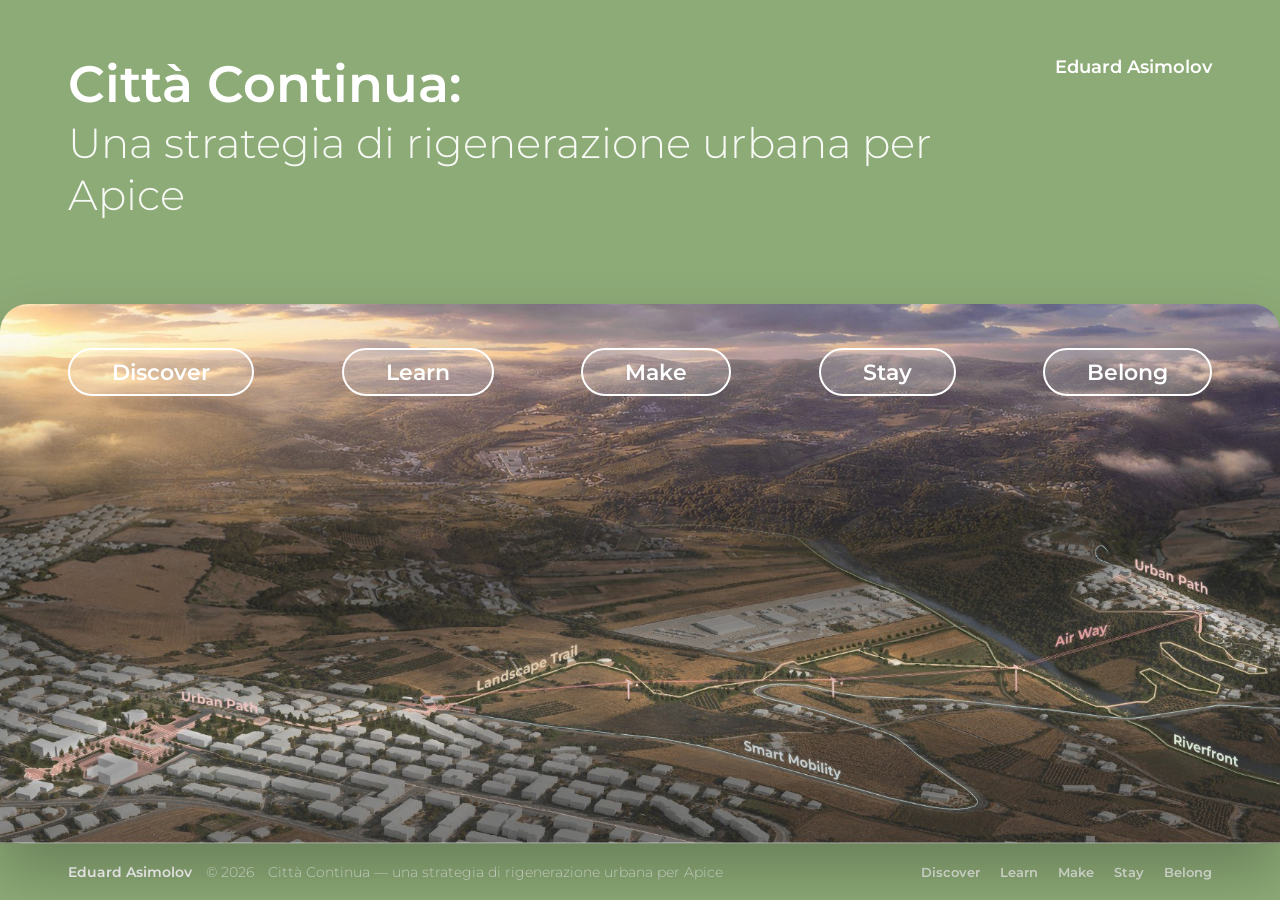
<file: index.html>
<!doctype html>
<html lang="it">
<head>
<meta charset="UTF-8">
<meta name="viewport" content="width=device-width, initial-scale=1.0">
<title>Città Continua — Una strategia di rigenerazione urbana per Apice</title>
<link rel="stylesheet" href="assets/css/style.css?v=21">
</head>
<body class="page-home">

  <header class="home-header">
    <div class="home-header__author">Eduard Asimolov</div>
    <div class="home-header__stack">
      <div class="home-header__title">
        <h1>Città Continua:</h1>
        <p>Una strategia di rigenerazione urbana per Apice</p>
      </div>
      <div class="home-intro">
        <h2 class="home-intro__title">Choose your way to take part</h2>
        <p class="home-intro__text">The project is presented through participation scenarios — different ways to enter, use and support the reconnected town.</p>
        <p class="home-intro__text">From a first visit to long-term belonging, each path reveals how Apice Vecchia, Apice Nuova and the landscape become part of one continuous city.</p>
      </div>
    </div>
  </header>

  <section class="hero">
    <div class="hero__frame">
      <img class="hero__img" src="assets/img/hero.jpg" alt="Vista aerea del paesaggio di Apice con i percorsi Urban Path, Air Way, Landscape Trail, Smart Mobility e Riverfront">
      <nav class="hero__nav" aria-label="Sezioni del progetto">
        <a class="pill" href="discover.html">Discover</a>
        <a class="pill" href="learn.html">Learn</a>
        <a class="pill" href="make.html">Make</a>
        <a class="pill" href="stay.html">Stay</a>
        <a class="pill" href="belong.html">Belong</a>
      </nav>
    </div>
  </section>

  <footer class="site-footer">
    <div class="site-footer__inner">
      <div class="site-footer__meta">
        <span class="site-footer__author">Eduard Asimolov</span>
        <span class="site-footer__year">© 2026</span>
        <span class="site-footer__tagline">Città Continua — una strategia di rigenerazione urbana per Apice</span>
      </div>
      <nav class="site-footer__nav" aria-label="Sezioni del progetto">
        <a href="discover.html">Discover</a>
        <a href="learn.html">Learn</a>
        <a href="make.html">Make</a>
        <a href="stay.html">Stay</a>
        <a href="belong.html">Belong</a>
      </nav>
    </div>
  </footer>

  <script src="assets/js/main.js?v=21"></script>
</body>
</html>
</file>
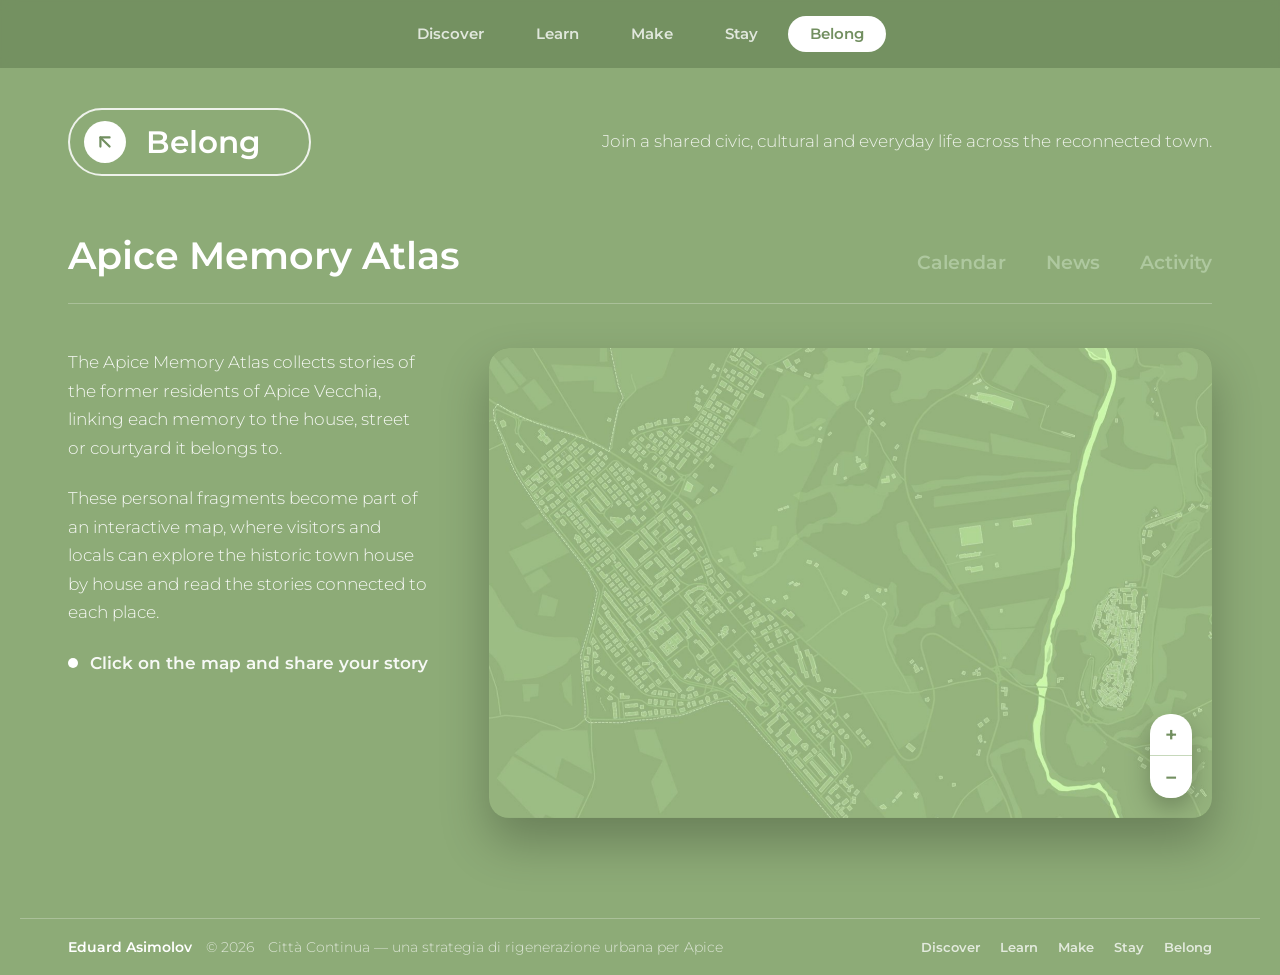
<file: belong.html>
<!doctype html>
<html lang="it">
<head>
<meta charset="UTF-8">
<meta name="viewport" content="width=device-width, initial-scale=1.0">
<title>Belong — Città Continua</title>
<link rel="stylesheet" href="assets/css/style.css?v=21">
</head>
<body>

  <header class="site-nav">
    <nav class="site-nav__links" aria-label="Sezioni del progetto">
      <a href="discover.html" class="site-nav__link">Discover</a>
      <a href="learn.html" class="site-nav__link">Learn</a>
      <a href="make.html" class="site-nav__link">Make</a>
      <a href="stay.html" class="site-nav__link">Stay</a>
      <a href="belong.html" class="site-nav__link is-active">Belong</a>
    </nav>
  </header>

  <div class="topbar">
    <a class="back-pill" href="index.html">
      <span class="icon">
        <svg viewBox="0 0 24 24" fill="none" stroke="currentColor" stroke-width="2.4" stroke-linecap="round" stroke-linejoin="round"><path d="M17 17L7 7"/><path d="M7 17V7H17"/></svg>
      </span>
      Belong
    </a>
    <p class="page-subtitle">Join a shared civic, cultural and everyday life across the reconnected town.</p>
  </div>

  <main>
    <div class="belong-wrap">

      <div class="belong-head">
        <h2>Apice Memory Atlas</h2>
        <div class="belong-tabs">
          <span>Calendar</span>
          <span>News</span>
          <span>Activity</span>
        </div>
      </div>

      <div class="belong-body">
        <div class="belong-text">
          <p>The Apice Memory Atlas collects stories of the former residents of Apice Vecchia, linking each memory to the house, street or courtyard it belongs to.</p>
          <p>These personal fragments become part of an interactive map, where visitors and locals can explore the historic town house by house and read the stories connected to each place.</p>
          <p class="belong-text__cta">Click on the map and share your story</p>
        </div>

        <div class="atlas-map" id="atlasMap">
          <div class="atlas-map__viewport" id="atlasViewport">
            <div class="atlas-map__layer" id="atlasLayer">
              <img src="assets/img/belong-map.jpg" class="atlas-map__img" alt="Mappa stilizzata di Apice Vecchia e del territorio circostante">
            </div>
          </div>
          <div class="atlas-zoom">
            <button type="button" class="atlas-zoom__btn" data-zoom="in" aria-label="Zoom in">+</button>
            <button type="button" class="atlas-zoom__btn" data-zoom="out" aria-label="Zoom out">−</button>
          </div>
        </div>
      </div>

    </div>
  </main>

  <footer class="site-footer">
    <div class="site-footer__inner">
      <div class="site-footer__meta">
        <span class="site-footer__author">Eduard Asimolov</span>
        <span class="site-footer__year">© 2026</span>
        <span class="site-footer__tagline">Città Continua — una strategia di rigenerazione urbana per Apice</span>
      </div>
      <nav class="site-footer__nav" aria-label="Sezioni del progetto">
        <a href="discover.html">Discover</a>
        <a href="learn.html">Learn</a>
        <a href="make.html">Make</a>
        <a href="stay.html">Stay</a>
        <a href="belong.html">Belong</a>
      </nav>
    </div>
  </footer>

  <script src="assets/js/main.js?v=21"></script>
</body>
</html>
</file>
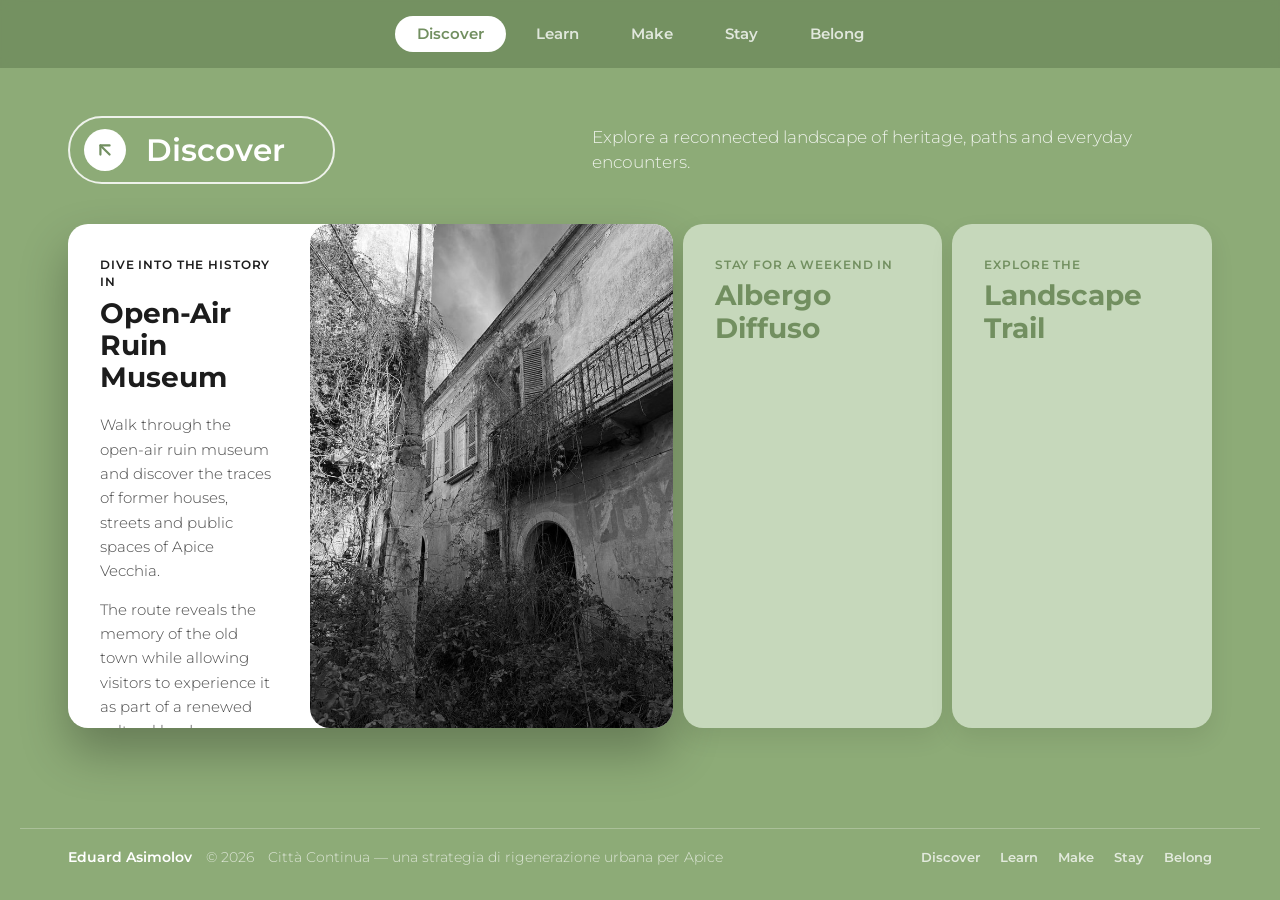
<file: discover.html>
<!doctype html>
<html lang="it">
<head>
<meta charset="UTF-8">
<meta name="viewport" content="width=device-width, initial-scale=1.0">
<title>Discover — Città Continua</title>
<link rel="stylesheet" href="assets/css/style.css?v=21">
</head>
<body>

  <header class="site-nav">
    <nav class="site-nav__links" aria-label="Sezioni del progetto">
      <a href="discover.html" class="site-nav__link is-active">Discover</a>
      <a href="learn.html" class="site-nav__link">Learn</a>
      <a href="make.html" class="site-nav__link">Make</a>
      <a href="stay.html" class="site-nav__link">Stay</a>
      <a href="belong.html" class="site-nav__link">Belong</a>
    </nav>
  </header>

  <div class="topbar">
    <a class="back-pill" href="index.html">
      <span class="icon">
        <svg viewBox="0 0 24 24" fill="none" stroke="currentColor" stroke-width="2.4" stroke-linecap="round" stroke-linejoin="round"><path d="M17 17L7 7"/><path d="M7 17V7H17"/></svg>
      </span>
      Discover
    </a>
    <p class="page-subtitle">Explore a reconnected landscape of heritage, paths and everyday encounters.</p>
  </div>

  <main>
    <div class="discover-main">
      <div class="accordion">

        <article class="accordion-item is-open">
          <button class="accordion-item__toggle" type="button" aria-expanded="true">
            <div class="accordion-item__text">
              <p class="accordion-item__title">Dive into the history in<strong>Open-Air Ruin Museum</strong></p>
              <div class="accordion-item__desc">
                <p>Walk through the open-air ruin museum and discover the traces of former houses, streets and public spaces of Apice Vecchia.</p>
                <p>The route reveals the memory of the old town while allowing visitors to experience it as part of a renewed cultural landscape.</p>
              </div>
            </div>
            <div class="accordion-item__img">
              <img src="assets/img/discover-ruin.jpg" alt="Rovina storica di Apice Vecchia trasformata in museo a cielo aperto">
            </div>
          </button>
        </article>

        <article class="accordion-item">
          <button class="accordion-item__toggle" type="button" aria-expanded="false">
            <div class="accordion-item__text">
              <p class="accordion-item__title">Stay for a weekend in<strong>Albergo Diffuso</strong></p>
              <div class="accordion-item__desc">
                <p>Spend a weekend inside the restored fabric of Apice Vecchia, where former houses become small places to stay.</p>
                <p>The experience allows visitors to live close to the open-air museum, local food spaces and panoramic routes, turning heritage into a slow everyday encounter.</p>
              </div>
            </div>
            <div class="accordion-item__img">
              <img src="assets/img/discover-albergo.jpg" alt="Cortile in pietra dell'Albergo Diffuso di Apice Vecchia">
            </div>
          </button>
        </article>

        <article class="accordion-item">
          <button class="accordion-item__toggle" type="button" aria-expanded="false">
            <div class="accordion-item__text">
              <p class="accordion-item__title">Explore the<strong>Landscape Trail</strong></p>
              <div class="accordion-item__desc">
                <p>Follow the landscape trail connecting Apice Nuova, Apice Vecchia, agricultural fields and natural viewpoints.</p>
                <p>The route reveals the rural character of the territory and turns the space between the two towns into an active part of the visit.</p>
              </div>
            </div>
            <div class="accordion-item__img">
              <img src="assets/img/discover-landscape.jpg" alt="Sentiero panoramico tra Apice Nuova e Apice Vecchia">
            </div>
          </button>
        </article>

      </div>
    </div>
  </main>

  <footer class="site-footer">
    <div class="site-footer__inner">
      <div class="site-footer__meta">
        <span class="site-footer__author">Eduard Asimolov</span>
        <span class="site-footer__year">© 2026</span>
        <span class="site-footer__tagline">Città Continua — una strategia di rigenerazione urbana per Apice</span>
      </div>
      <nav class="site-footer__nav" aria-label="Sezioni del progetto">
        <a href="discover.html">Discover</a>
        <a href="learn.html">Learn</a>
        <a href="make.html">Make</a>
        <a href="stay.html">Stay</a>
        <a href="belong.html">Belong</a>
      </nav>
    </div>
  </footer>

  <script src="assets/js/main.js?v=21"></script>
</body>
</html>
</file>
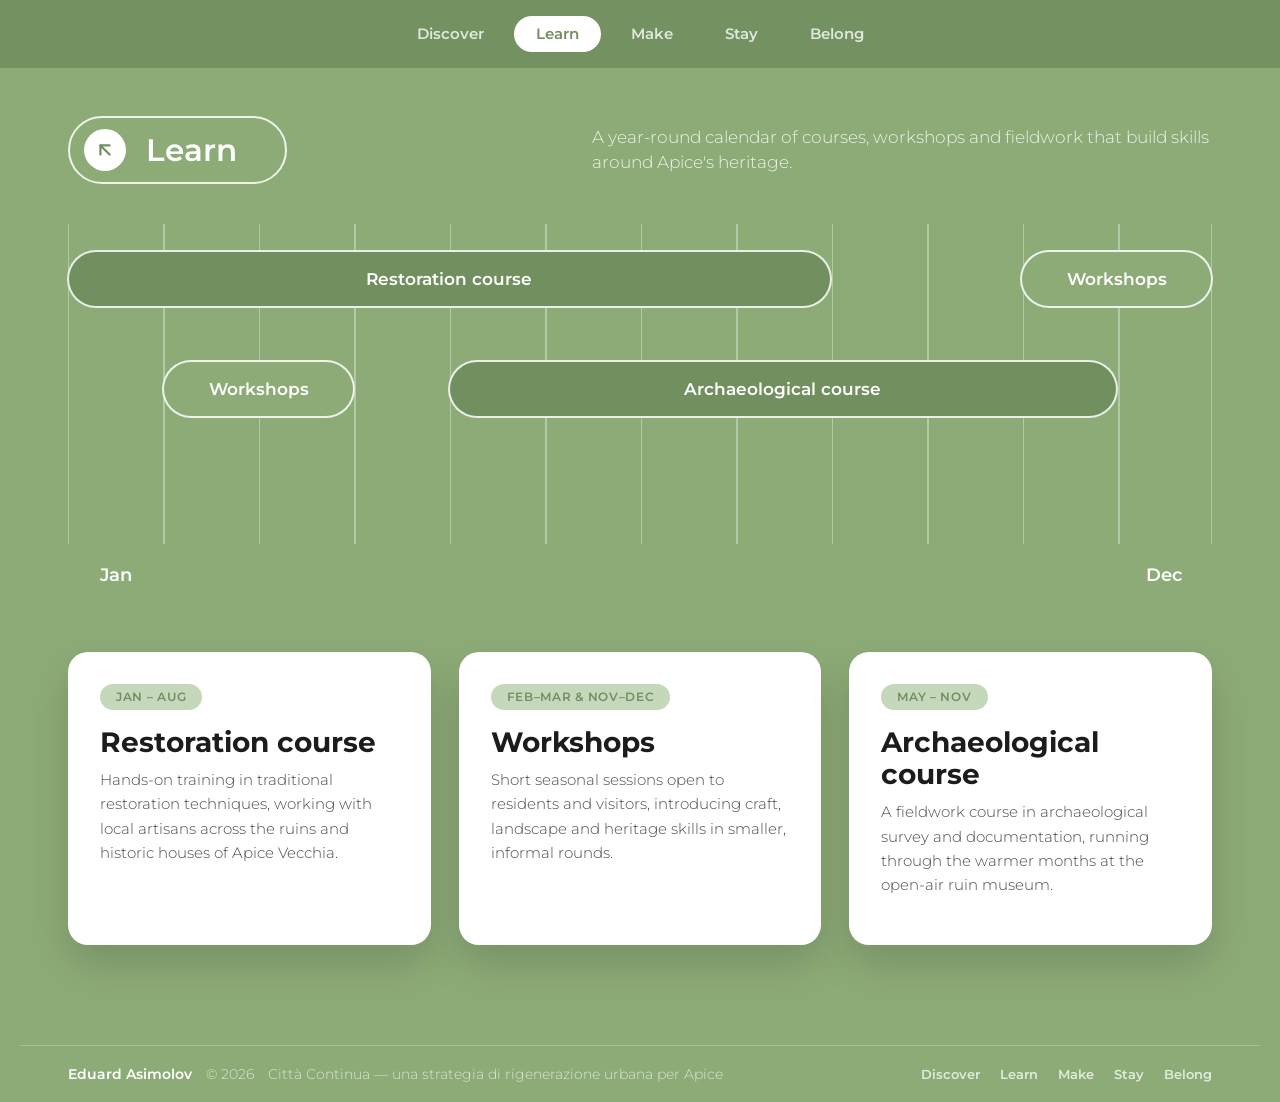
<file: learn.html>
<!doctype html>
<html lang="it">
<head>
<meta charset="UTF-8">
<meta name="viewport" content="width=device-width, initial-scale=1.0">
<title>Learn — Città Continua</title>
<link rel="stylesheet" href="assets/css/style.css?v=21">
</head>
<body>

  <header class="site-nav">
    <nav class="site-nav__links" aria-label="Sezioni del progetto">
      <a href="discover.html" class="site-nav__link">Discover</a>
      <a href="learn.html" class="site-nav__link is-active">Learn</a>
      <a href="make.html" class="site-nav__link">Make</a>
      <a href="stay.html" class="site-nav__link">Stay</a>
      <a href="belong.html" class="site-nav__link">Belong</a>
    </nav>
  </header>

  <div class="topbar">
    <a class="back-pill" href="index.html">
      <span class="icon">
        <svg viewBox="0 0 24 24" fill="none" stroke="currentColor" stroke-width="2.4" stroke-linecap="round" stroke-linejoin="round"><path d="M17 17L7 7"/><path d="M7 17V7H17"/></svg>
      </span>
      Learn
    </a>
    <p class="page-subtitle">A year-round calendar of courses, workshops and fieldwork that build skills around Apice's heritage.</p>
  </div>

  <main>
    <div class="learn-main">

      <div class="timeline">
        <div class="timeline__grid">
          <div class="timeline__bar bar-restoration" data-target="programme-restoration">Restoration course</div>
          <div class="timeline__bar bar-workshops-1" data-target="programme-workshops">Workshops</div>
          <div class="timeline__bar bar-workshops-2" data-target="programme-workshops">Workshops</div>
          <div class="timeline__bar bar-archaeological" data-target="programme-archaeological">Archaeological course</div>
        </div>

        <div class="timeline__months">
          <span>Jan</span><span>Feb</span><span>Mar</span><span>Apr</span>
          <span>May</span><span>Jun</span><span>Jul</span><span>Aug</span>
          <span>Sep</span><span>Oct</span><span>Nov</span><span>Dec</span>
        </div>
      </div>

      <div class="learn-grid">

        <article class="card learn-card" id="programme-restoration">
          <div class="card__body">
            <span class="learn-card__period">Jan – Aug</span>
            <p class="learn-card__title">Restoration course</p>
            <p class="card__text">Hands-on training in traditional restoration techniques, working with local artisans across the ruins and historic houses of Apice Vecchia.</p>
          </div>
        </article>

        <article class="card learn-card" id="programme-workshops">
          <div class="card__body">
            <span class="learn-card__period">Feb–Mar &amp; Nov–Dec</span>
            <p class="learn-card__title">Workshops</p>
            <p class="card__text">Short seasonal sessions open to residents and visitors, introducing craft, landscape and heritage skills in smaller, informal rounds.</p>
          </div>
        </article>

        <article class="card learn-card" id="programme-archaeological">
          <div class="card__body">
            <span class="learn-card__period">May – Nov</span>
            <p class="learn-card__title">Archaeological course</p>
            <p class="card__text">A fieldwork course in archaeological survey and documentation, running through the warmer months at the open-air ruin museum.</p>
          </div>
        </article>

      </div>

    </div>
  </main>

  <footer class="site-footer">
    <div class="site-footer__inner">
      <div class="site-footer__meta">
        <span class="site-footer__author">Eduard Asimolov</span>
        <span class="site-footer__year">© 2026</span>
        <span class="site-footer__tagline">Città Continua — una strategia di rigenerazione urbana per Apice</span>
      </div>
      <nav class="site-footer__nav" aria-label="Sezioni del progetto">
        <a href="discover.html">Discover</a>
        <a href="learn.html">Learn</a>
        <a href="make.html">Make</a>
        <a href="stay.html">Stay</a>
        <a href="belong.html">Belong</a>
      </nav>
    </div>
  </footer>

  <script src="assets/js/main.js?v=21"></script>
</body>
</html>
</file>
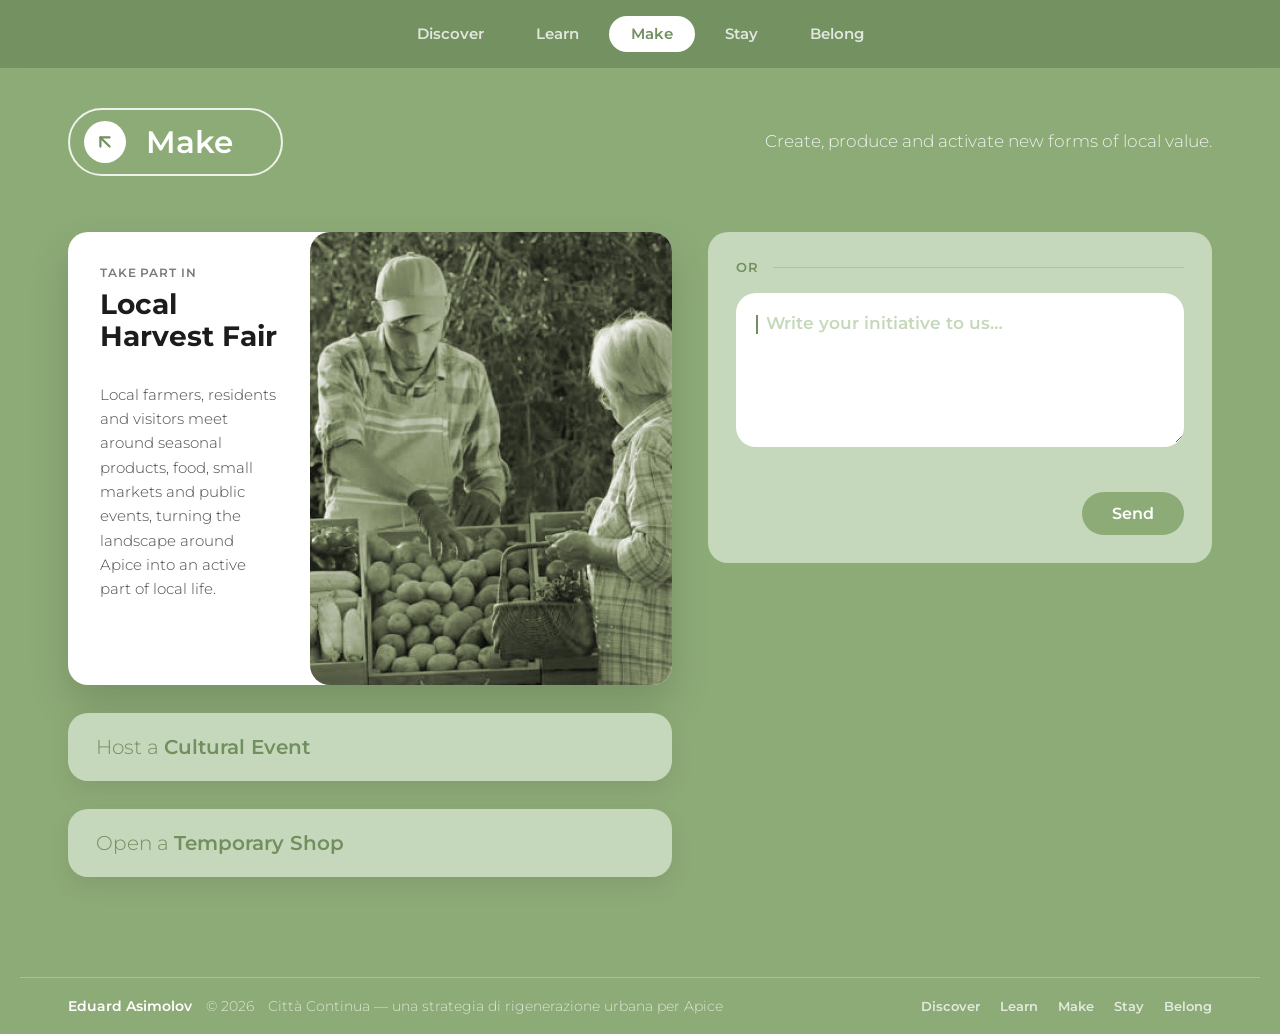
<file: make.html>
<!doctype html>
<html lang="it">
<head>
<meta charset="UTF-8">
<meta name="viewport" content="width=device-width, initial-scale=1.0">
<title>Make — Città Continua</title>
<link rel="stylesheet" href="assets/css/style.css?v=21">
</head>
<body>

  <header class="site-nav">
    <nav class="site-nav__links" aria-label="Sezioni del progetto">
      <a href="discover.html" class="site-nav__link">Discover</a>
      <a href="learn.html" class="site-nav__link">Learn</a>
      <a href="make.html" class="site-nav__link is-active">Make</a>
      <a href="stay.html" class="site-nav__link">Stay</a>
      <a href="belong.html" class="site-nav__link">Belong</a>
    </nav>
  </header>

  <div class="topbar">
    <a class="back-pill" href="index.html">
      <span class="icon">
        <svg viewBox="0 0 24 24" fill="none" stroke="currentColor" stroke-width="2.4" stroke-linecap="round" stroke-linejoin="round"><path d="M17 17L7 7"/><path d="M7 17V7H17"/></svg>
      </span>
      Make
    </a>
    <p class="page-subtitle">Create, produce and activate new forms of local value.</p>
  </div>

  <main>
    <div class="make-grid">

      <div class="make-col">
        <article class="card make-card">
          <div class="card__body">
            <p class="card__title">Take part in<strong>Local Harvest Fair</strong></p>
            <p class="card__text">Local farmers, residents and visitors meet around seasonal products, food, small markets and public events, turning the landscape around Apice into an active part of local life.</p>
          </div>
          <div class="make-card__img">
            <img src="assets/img/make-harvest.jpg" alt="Mercato locale con prodotti stagionali ad Apice">
          </div>
        </article>

        <div class="make-bar">Host a <strong>Cultural Event</strong></div>
        <div class="make-bar">Open a <strong>Temporary Shop</strong></div>
      </div>

      <div class="make-cta">
        <div class="make-cta__label">Or</div>
        <form class="make-form" data-fake-submit>
          <div class="make-form__field">
            <span class="fake-caret" aria-hidden="true"></span>
            <textarea name="initiative" placeholder="Write your initiative to us…" required></textarea>
          </div>
          <div class="form-note" aria-live="polite"></div>
          <div class="make-form__footer">
            <button class="btn" type="submit">Send</button>
          </div>
        </form>
      </div>

    </div>
  </main>

  <footer class="site-footer">
    <div class="site-footer__inner">
      <div class="site-footer__meta">
        <span class="site-footer__author">Eduard Asimolov</span>
        <span class="site-footer__year">© 2026</span>
        <span class="site-footer__tagline">Città Continua — una strategia di rigenerazione urbana per Apice</span>
      </div>
      <nav class="site-footer__nav" aria-label="Sezioni del progetto">
        <a href="discover.html">Discover</a>
        <a href="learn.html">Learn</a>
        <a href="make.html">Make</a>
        <a href="stay.html">Stay</a>
        <a href="belong.html">Belong</a>
      </nav>
    </div>
  </footer>

  <script src="assets/js/main.js?v=21"></script>
</body>
</html>
</file>
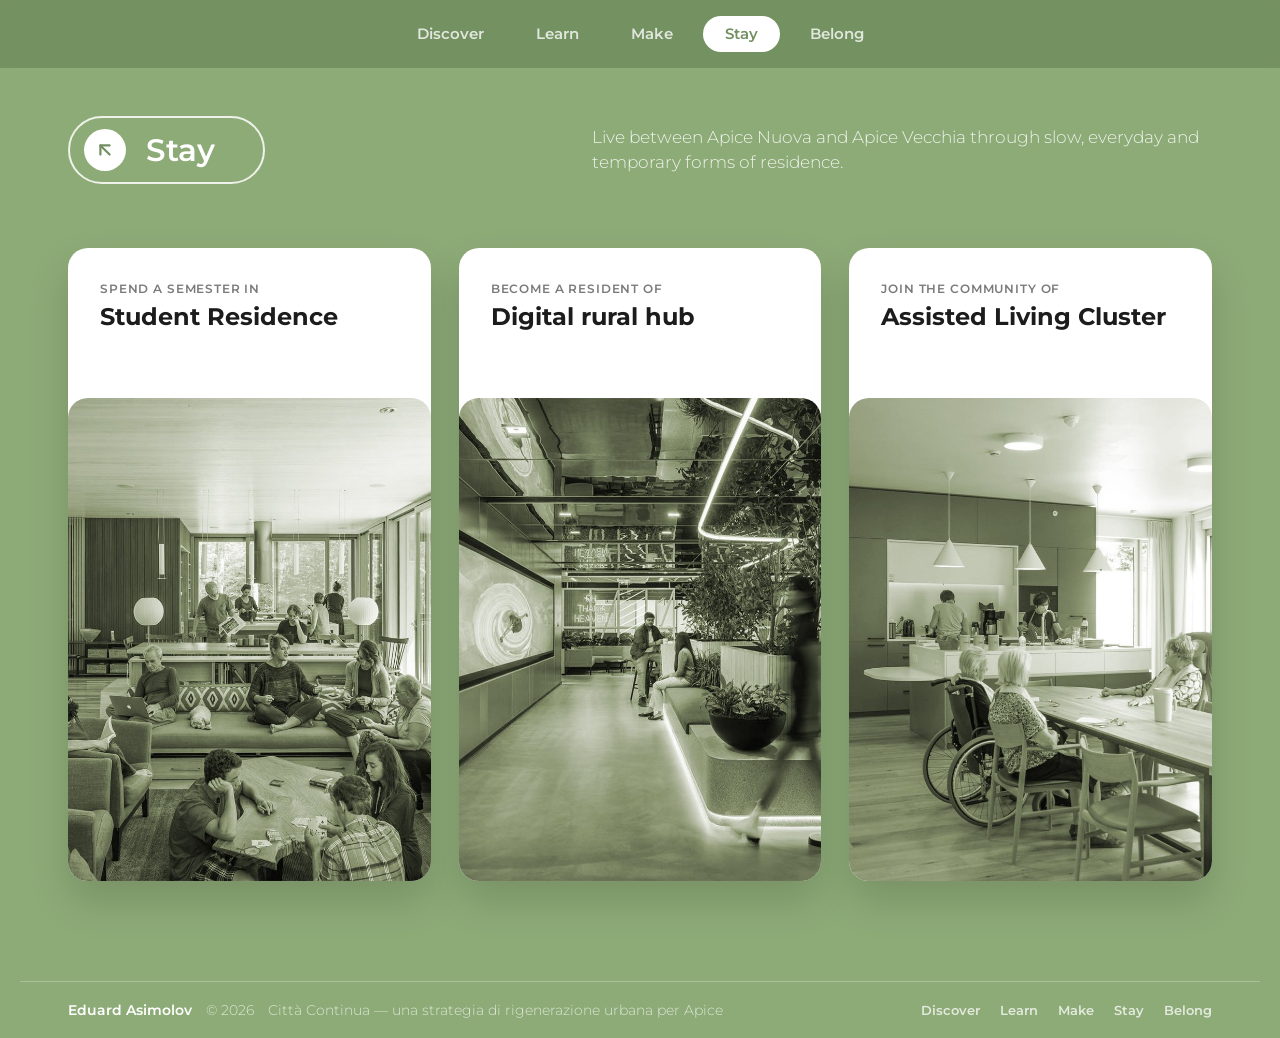
<file: stay.html>
<!doctype html>
<html lang="it">
<head>
<meta charset="UTF-8">
<meta name="viewport" content="width=device-width, initial-scale=1.0">
<title>Stay — Città Continua</title>
<link rel="stylesheet" href="assets/css/style.css?v=21">
</head>
<body>

  <header class="site-nav">
    <nav class="site-nav__links" aria-label="Sezioni del progetto">
      <a href="discover.html" class="site-nav__link">Discover</a>
      <a href="learn.html" class="site-nav__link">Learn</a>
      <a href="make.html" class="site-nav__link">Make</a>
      <a href="stay.html" class="site-nav__link is-active">Stay</a>
      <a href="belong.html" class="site-nav__link">Belong</a>
    </nav>
  </header>

  <div class="topbar">
    <a class="back-pill" href="index.html">
      <span class="icon">
        <svg viewBox="0 0 24 24" fill="none" stroke="currentColor" stroke-width="2.4" stroke-linecap="round" stroke-linejoin="round"><path d="M17 17L7 7"/><path d="M7 17V7H17"/></svg>
      </span>
      Stay
    </a>
    <p class="page-subtitle">Live between Apice Nuova and Apice Vecchia through slow, everyday and temporary forms of residence.</p>
  </div>

  <main>
    <div class="stay-grid">

      <article class="card stay-card">
        <div class="card__body">
          <p class="stay-card__title">Spend a semester in<strong>Student Residence</strong></p>
        </div>
        <button class="stay-card__img" type="button" aria-expanded="false" aria-label="Show details for Student Residence">
          <img src="assets/img/stay-student.jpg" alt="Interno luminoso di una residenza per studenti con spazi comuni">
          <div class="stay-card__overlay">
            <ul>
              <li>For students, researchers and workshop participants</li>
              <li>Semester-based stay close to learning and restoration programs</li>
              <li>Shared rooms, study areas, kitchen and common spaces</li>
              <li>Lectures, field trips, community dinners and local events</li>
            </ul>
          </div>
        </button>
      </article>

      <article class="card stay-card">
        <div class="card__body">
          <p class="stay-card__title">Become a resident of<strong>Digital rural hub</strong></p>
        </div>
        <button class="stay-card__img" type="button" aria-expanded="false" aria-label="Show details for Digital rural hub">
          <img src="assets/img/stay-digital.jpg" alt="Spazio di coworking rurale con illuminazione moderna">
          <div class="stay-card__overlay">
            <ul>
              <li>For remote workers, freelancers and young entrepreneurs</li>
              <li>Temporary residence with access to work and meeting spaces</li>
              <li>Fast internet, coworking rooms, shared kitchen and local services</li>
              <li>Networking, public talks, project sessions and weekend activities</li>
            </ul>
          </div>
        </button>
      </article>

      <article class="card stay-card">
        <div class="card__body">
          <p class="stay-card__title">Join the community of<strong>Assisted Living Cluster</strong></p>
        </div>
        <button class="stay-card__img" type="button" aria-expanded="false" aria-label="Show details for Assisted Living Cluster">
          <img src="assets/img/stay-assisted.jpg" alt="Cucina condivisa di un cluster di residenza assistita">
          <div class="stay-card__overlay">
            <ul>
              <li>For elderly residents and people seeking supported everyday life</li>
              <li>Independent living with access to care and shared facilities</li>
              <li>Accessible rooms, common kitchen, assistance and mobility support</li>
              <li>Social meals, local walks, workshops and intergenerational events</li>
            </ul>
          </div>
        </button>
      </article>

    </div>
  </main>

  <footer class="site-footer">
    <div class="site-footer__inner">
      <div class="site-footer__meta">
        <span class="site-footer__author">Eduard Asimolov</span>
        <span class="site-footer__year">© 2026</span>
        <span class="site-footer__tagline">Città Continua — una strategia di rigenerazione urbana per Apice</span>
      </div>
      <nav class="site-footer__nav" aria-label="Sezioni del progetto">
        <a href="discover.html">Discover</a>
        <a href="learn.html">Learn</a>
        <a href="make.html">Make</a>
        <a href="stay.html">Stay</a>
        <a href="belong.html">Belong</a>
      </nav>
    </div>
  </footer>

  <script src="assets/js/main.js?v=21"></script>
</body>
</html>
</file>
<file: assets/css/style.css>
@import url('https://fonts.googleapis.com/css2?family=Montserrat:ital,wght@0,300;0,400;0,500;0,600;0,700;1,300&display=swap');

:root {
  --green: #8dab77;
  --green-deep: #728f60;
  --green-light: #c6d8bb;
  --green-muted-text: #aec89f;
  --white: #ffffff;
  --ink: #1c1c1c;
  --body-text: #3f4a38;
  --radius-lg: 28px;
  --radius-md: 20px;
  --radius-pill: 999px;
  --container: 1240px;
}

* {
  box-sizing: border-box;
}

html {
  height: 100%;
  scroll-behavior: smooth;
}

body {
  margin: 0;
  font-family: 'Montserrat', sans-serif;
  font-weight: 300;
  background: var(--green);
  color: var(--white);
  min-height: 100vh;
}

img {
  max-width: 100%;
  display: block;
}

h1, h2, h3, .display {
  font-family: 'Montserrat', sans-serif;
  font-weight: 600;
  margin: 0;
}

a {
  text-decoration: none;
}

.wrap {
  max-width: var(--container);
  margin: 0 auto;
  padding: 0 48px;
}

/* ---------- Sticky section nav (sub pages) ---------- */

.site-nav {
  position: sticky;
  top: 0;
  z-index: 30;
  display: flex;
  justify-content: center;
  padding: 16px 48px;
  background: rgba(114, 143, 96, 0.92);
  backdrop-filter: blur(8px);
  -webkit-backdrop-filter: blur(8px);
}

.site-nav__links {
  display: flex;
  flex-wrap: wrap;
  justify-content: center;
  gap: 8px;
}

.site-nav__link {
  font-family: 'Montserrat', sans-serif;
  font-weight: 600;
  font-size: 0.92rem;
  color: rgba(255, 255, 255, 0.78);
  padding: 9px 22px;
  border-radius: var(--radius-pill);
  transition: background 0.2s ease, color 0.2s ease;
}

.site-nav__link:hover {
  color: var(--white);
  background: rgba(255, 255, 255, 0.14);
}

.site-nav__link.is-active {
  color: var(--green-deep);
  background: var(--white);
}

@media (max-width: 560px) {
  .site-nav { padding: 14px 20px; }
  .site-nav__link { font-size: 0.82rem; padding: 8px 16px; }
}

/* ---------- Top bar (sub pages) ---------- */

.topbar {
  display: flex;
  align-items: center;
  justify-content: space-between;
  flex-wrap: wrap;
  gap: 24px;
  padding: 40px 48px 8px;
  max-width: var(--container);
  margin: 0 auto;
}

.back-pill {
  display: inline-flex;
  align-items: center;
  gap: 20px;
  border: 2px solid rgba(255, 255, 255, 0.85);
  border-radius: var(--radius-pill);
  padding: 11px 48px 11px 14px;
  color: var(--white);
  font-family: 'Montserrat', sans-serif;
  font-weight: 600;
  font-size: 1.96rem;
  transition: background 0.2s ease, color 0.2s ease;
}

.back-pill:hover {
  background: rgba(255, 255, 255, 0.14);
}

.back-pill .icon {
  width: 42px;
  height: 42px;
  border-radius: 50%;
  background: var(--white);
  color: var(--green-deep);
  display: flex;
  align-items: center;
  justify-content: center;
  flex-shrink: 0;
}

.back-pill .icon svg {
  width: 22px;
  height: 22px;
}

.page-subtitle {
  font-size: 1.05rem;
  font-weight: 300;
  color: rgba(255, 255, 255, 0.85);
  max-width: 620px;
  line-height: 1.5;
}

main {
  padding: 24px 0 100px;
}

/* ---------- Home page ---------- */

.home-header {
  flex: 0 0 auto;
  padding: 56px 48px 40px;
  max-width: var(--container);
  margin: 0 auto;
  width: 100%;
  position: relative;
}

.home-header__author {
  position: absolute;
  top: 56px;
  right: 48px;
  font-family: 'Montserrat', sans-serif;
  font-weight: 600;
  font-size: 1.1rem;
  color: var(--white);
}

.home-header__stack {
  position: relative;
}

.home-header h1 {
  font-size: 3.2rem;
  line-height: 1.1;
}

.home-header__title p {
  font-family: 'Montserrat', sans-serif;
  font-weight: 300;
  font-size: 2.6rem;
  line-height: 1.25;
  color: rgba(255, 255, 255, 0.92);
  margin-top: 6px;
  max-width: 900px;
}

.home-header__title {
  transition: opacity 0.5s ease, transform 0.5s ease;
}

.home-intro {
  position: absolute;
  top: 0;
  left: 0;
  right: 0;
  opacity: 0;
  transform: translateY(14px);
  transition: opacity 0.5s ease, transform 0.5s ease;
  pointer-events: none;
}

.home-header__stack.is-swapped .home-header__title {
  opacity: 0;
  transform: translateY(-14px);
  pointer-events: none;
}

.home-header__stack.is-swapped .home-intro {
  opacity: 1;
  transform: translateY(0);
  pointer-events: auto;
}

.home-intro__title {
  font-size: 1.5rem;
  font-weight: 600;
  line-height: 1.2;
  color: var(--white);
}

.home-intro__text {
  font-family: 'Montserrat', sans-serif;
  font-weight: 300;
  font-size: 1rem;
  line-height: 1.4;
  color: rgba(255, 255, 255, 0.85);
  margin: 8px 0 0;
}

@media (prefers-reduced-motion: reduce) {
  .home-header__title,
  .home-intro {
    transition: none;
  }
}

body.page-home {
  display: flex;
  flex-direction: column;
  height: 100%;
}

.hero {
  position: relative;
  flex: 1 1 auto;
  min-height: 0;
  margin: 0;
  padding: 0;
}

.hero__frame {
  position: relative;
  height: 100%;
  border-radius: var(--radius-lg) var(--radius-lg) 0 0;
  overflow: hidden;
  box-shadow: 0 30px 60px rgba(0, 0, 0, 0.25);
}

.hero__img {
  width: 100%;
  height: 100%;
  object-fit: cover;
  object-position: center 90%;
  display: block;
  transform-origin: center;
}

@media (prefers-reduced-motion: no-preference) {
  .hero__img {
    animation: heroZoom 22s ease-in-out infinite alternate;
  }
}

@keyframes heroZoom {
  from { transform: scale(1); }
  to   { transform: scale(1.03); }
}

.hero__nav {
  position: absolute;
  top: 44px;
  left: 50%;
  transform: translateX(-50%);
  width: 100%;
  max-width: var(--container);
  display: flex;
  justify-content: space-between;
  gap: 24px;
  flex-wrap: wrap;
  padding: 0 48px;
}

.pill {
  font-family: 'Montserrat', sans-serif;
  font-weight: 600;
  font-size: 1.35rem;
  color: var(--white);
  border: 2px solid var(--white);
  border-radius: var(--radius-pill);
  padding: 9px 42px;
  background: rgba(255, 255, 255, 0.18);
  transition: background 0.2s ease, color 0.2s ease, transform 0.2s ease;
}

.pill:hover {
  background: var(--white);
  color: var(--green-deep);
  transform: translateY(-2px);
}

@media (max-width: 900px) {
  body.page-home { display: block; }
  .home-header { padding-top: 96px; }
  .home-header__author { top: 40px; right: 48px; left: 48px; text-align: right; }
  .home-header__title p, .home-header h1 { font-size: 2rem; }
  .home-header__stack { display: block; }
  .home-header__title { opacity: 1 !important; transform: none !important; }
  .home-intro {
    position: static;
    margin-top: 24px;
    opacity: 1 !important;
    transform: none !important;
    pointer-events: auto;
  }
  .home-intro__title { font-size: 1.35rem; }
  .home-intro__text { font-size: 0.98rem; max-width: none; }
  .hero {
    flex: none;
    max-width: var(--container);
    margin: 0 auto 48px;
    padding: 0 48px;
  }
  .hero__frame { height: auto; border-radius: var(--radius-md); }
  .hero__img { height: auto; }
  .hero__nav { position: static; left: auto; transform: none; max-width: none; width: auto; justify-content: center; gap: 14px; margin-top: 20px; padding: 0; background: transparent; }
  .pill { font-size: 1rem; padding: 10px 22px; }
}

@media (max-width: 560px) {
  .wrap, .topbar, .home-header, .hero, .discover-track,
  .timeline, .make-grid, .stay-grid, .belong-wrap {
    padding-left: 24px;
    padding-right: 24px;
  }
  .home-header__author { left: 24px; right: 24px; }
}

/* ---------- Cards (generic white card) ---------- */

.card {
  background: var(--white);
  border-radius: var(--radius-md);
  color: var(--ink);
  overflow: hidden;
  box-shadow: 0 20px 40px rgba(0, 0, 0, 0.15);
}

.card__body {
  padding: 32px;
}

.card__title {
  font-family: 'Montserrat', sans-serif;
  font-weight: 600;
  font-size: 0.78rem;
  line-height: 1.4;
  letter-spacing: 0.07em;
  text-transform: uppercase;
  color: #7a7a7a;
}

.card__title strong {
  display: block;
  font-family: 'Montserrat', sans-serif;
  font-weight: 700;
  font-size: 1.75rem;
  line-height: 1.15;
  letter-spacing: 0;
  text-transform: none;
  color: var(--ink);
  margin-top: 6px;
}

.card__text {
  margin-top: 18px;
  font-size: 0.95rem;
  line-height: 1.6;
  color: #4a4a4a;
}

/* ================= DISCOVER ================= */

.discover-main {
  display: flex;
  flex-direction: column;
  justify-content: center;
  height: calc(100vh - 396px);
}

.accordion {
  display: flex;
  align-items: stretch;
  gap: 10px;
  width: 100%;
  max-width: var(--container);
  margin: 0 auto;
  padding: 0 48px;
  flex: 1;
  min-height: 0;
}

.accordion-item {
  flex-grow: 1;
  flex-shrink: 1;
  flex-basis: 0%;
  border-radius: var(--radius-md);
  overflow: hidden;
  background: var(--green-light);
  box-shadow: 0 10px 24px rgba(0, 0, 0, 0.08);
  transition: flex-grow 0.45s ease, background 0.3s ease, box-shadow 0.3s ease;
}

.accordion-item.is-open {
  flex-grow: 2.33;
  background: var(--white);
  box-shadow: 0 24px 48px rgba(0, 0, 0, 0.28);
}

.accordion-item__toggle {
  all: unset;
  box-sizing: border-box;
  display: flex;
  align-items: stretch;
  width: 100%;
  height: 100%;
  cursor: pointer;
}

.accordion-item.is-open .accordion-item__toggle {
  cursor: default;
}

.accordion-item__text {
  flex: 1 1 auto;
  min-width: 0;
  overflow: hidden;
  padding: 32px;
  display: flex;
  flex-direction: column;
}

.accordion-item__title {
  font-family: 'Montserrat', sans-serif;
  font-weight: 600;
  font-size: 0.78rem;
  line-height: 1.4;
  letter-spacing: 0.07em;
  text-transform: uppercase;
  color: var(--green-deep);
  margin: 0;
  flex-shrink: 0;
}

.accordion-item__title strong {
  display: block;
  font-weight: 700;
  font-size: 1.75rem;
  line-height: 1.15;
  letter-spacing: 0;
  text-transform: none;
  margin-top: 6px;
  color: var(--green-deep);
}

.accordion-item.is-open .accordion-item__title,
.accordion-item.is-open .accordion-item__title strong {
  color: var(--ink);
}

.accordion-item__desc {
  display: none;
}

.accordion-item.is-open .accordion-item__desc {
  display: block;
  margin-top: 20px;
}

.accordion-item__desc p {
  font-size: 0.95rem;
  line-height: 1.6;
  color: #4a4a4a;
  margin: 0 0 14px;
}

.accordion-item__img {
  position: relative;
  flex: 0 0 0%;
  min-width: 0;
  opacity: 0;
  overflow: hidden;
  transition: flex-basis 0.45s ease, opacity 0.35s ease;
}

.accordion-item.is-open .accordion-item__img {
  flex-basis: 60%;
  opacity: 1;
}

.accordion-item__img img {
  width: 100%;
  height: 100%;
  object-fit: cover;
  object-position: center;
  filter: grayscale(1);
  display: block;
  border-top-left-radius: var(--radius-md);
  border-bottom-left-radius: var(--radius-md);
}

@media (max-width: 980px) {
  .discover-main { height: auto; }
  .accordion {
    flex-direction: column;
    height: auto;
  }
  .accordion-item {
    flex: 0 0 auto;
  }
  .accordion-item .accordion-item__toggle {
    height: auto;
    flex-direction: column;
  }
  .accordion-item__text {
    padding: 22px 24px;
  }
  .accordion-item__img {
    flex-basis: 0;
  }
  .accordion-item.is-open .accordion-item__img {
    flex: 0 0 auto;
    min-height: 220px;
  }
  .accordion-item__img img {
    border-radius: 0;
    border-bottom-left-radius: var(--radius-md);
    border-bottom-right-radius: var(--radius-md);
  }
}

/* ================= LEARN ================= */

.learn-main {
  display: flex;
  flex-direction: column;
  justify-content: center;
  gap: 64px;
  min-height: calc(100vh - 256px);
}

.timeline {
  width: 100%;
  max-width: var(--container);
  margin: 0 auto;
  padding: 0 48px;
}

.timeline__grid {
  position: relative;
  display: grid;
  grid-template-columns: repeat(12, 1fr);
  grid-template-rows: repeat(2, 110px);
  min-height: 320px;
  background-image: repeating-linear-gradient(
    to right,
    rgba(255, 255, 255, 0.35) 0,
    rgba(255, 255, 255, 0.35) 1.5px,
    transparent 1.5px,
    transparent calc(100% / 12)
  );
  background-size: calc(100% + 1.5px) 100%;
}

.timeline__grid::after {
  content: '';
  position: absolute;
  top: 0;
  bottom: 0;
  right: 0;
  width: 1.5px;
  background: rgba(255, 255, 255, 0.35);
}

.timeline__bar {
  align-self: center;
  height: 58px;
  margin: 0 -1px;
  border: 2px solid rgba(255, 255, 255, 0.85);
  background: var(--green-deep);
  border-radius: var(--radius-pill);
  display: flex;
  align-items: center;
  justify-content: center;
  font-family: 'Montserrat', sans-serif;
  font-weight: 600;
  font-size: 1.05rem;
  color: var(--white);
  padding: 0 20px;
  white-space: nowrap;
  z-index: 1;
  cursor: pointer;
  transition: background 0.2s ease, transform 0.2s ease;
}

.timeline__bar:hover {
  background: #5f7a4e;
}

.bar-workshops-1,
.bar-workshops-2 {
  background: var(--green);
}

.bar-workshops-1:hover,
.bar-workshops-2:hover {
  background: var(--green-deep);
}

.bar-restoration   { grid-row: 1; grid-column: 1 / 9; }
.bar-workshops-1    { grid-row: 1; grid-column: 11 / 13; }
.bar-workshops-2   { grid-row: 2; grid-column: 2 / 4; }
.bar-archaeological { grid-row: 2; grid-column: 5 / 12; }

.timeline__months {
  position: relative;
  height: 24px;
  margin-top: 20px;
}

.timeline__months span {
  position: absolute;
  top: 0;
  transform: translateX(-50%);
  font-family: 'Montserrat', sans-serif;
  font-weight: 600;
  font-size: 1.1rem;
  white-space: nowrap;
}

.timeline__months span:first-child {
  left: calc(100% / 24);
}

.timeline__months span:last-child {
  left: calc(100% - 100% / 24);
}

.timeline__months span:not(:first-child):not(:last-child) {
  display: none;
}

@keyframes barPulse {
  0%, 100% { box-shadow: 0 0 0 0 rgba(255, 255, 255, 0); }
  30% { box-shadow: 0 0 0 8px rgba(255, 255, 255, 0.35); }
}

.card.is-pulsing {
  animation: barPulse 0.9s ease;
}

.learn-grid {
  max-width: var(--container);
  margin: 0 auto;
  padding: 0 48px;
  display: grid;
  grid-template-columns: repeat(3, 1fr);
  gap: 28px;
}

.learn-card__period {
  display: inline-block;
  font-family: 'Montserrat', sans-serif;
  font-weight: 600;
  font-size: 0.72rem;
  letter-spacing: 0.06em;
  text-transform: uppercase;
  color: var(--green-deep);
  background: var(--green-light);
  border-radius: var(--radius-pill);
  padding: 6px 16px;
  margin-bottom: 16px;
}

.learn-card__title {
  font-family: 'Montserrat', sans-serif;
  font-weight: 700;
  font-size: 1.75rem;
  line-height: 1.15;
  color: var(--ink);
  margin: 0;
}

.learn-card .card__text {
  margin-top: 10px;
}

@media (max-width: 980px) {
  .learn-main { min-height: 0; gap: 40px; }
  .learn-grid { grid-template-columns: 1fr; }
}

@media (max-width: 700px) {
  .timeline__bar { font-size: 0.85rem; padding: 0 12px; height: 46px; }
}

@media (max-width: 560px) {
  .timeline__grid {
    display: flex;
    flex-direction: column;
    gap: 10px;
    background-image: none;
    min-height: 0;
  }
  .timeline__grid::after { display: none; }
  .timeline__bar {
    grid-row: auto;
    grid-column: auto;
    width: 100%;
    height: auto;
    min-height: 46px;
    padding: 12px 16px;
    white-space: normal;
    text-align: center;
  }
  .timeline__months { display: none; }
}

/* ================= MAKE ================= */

.make-grid {
  max-width: var(--container);
  margin: 24px auto 0;
  padding: 0 48px;
  display: grid;
  grid-template-columns: 1.2fr 1fr;
  gap: 36px;
  align-items: start;
}

.make-col {
  display: flex;
  flex-direction: column;
  gap: 28px;
}

.make-card {
  display: grid;
  grid-template-columns: 2fr 3fr;
  min-height: 280px;
}

.make-card .card__body {
  display: flex;
  flex-direction: column;
  justify-content: flex-start;
  padding-top: 20px;
}

.make-card__img img {
  width: 100%;
  height: 100%;
  object-fit: cover;
  border-top-left-radius: var(--radius-md);
  border-bottom-left-radius: var(--radius-md);
}

.make-bar {
  font-family: 'Montserrat', sans-serif;
  font-size: 1.25rem;
  color: var(--green-deep);
  background: var(--green-light);
  border-radius: var(--radius-md);
  padding: 22px 28px;
  box-shadow: 0 10px 24px rgba(0, 0, 0, 0.08);
  transition: background 0.2s ease;
}

.make-bar strong {
  font-weight: 600;
}

.make-bar:hover {
  background: #d5e4cb;
}

.make-cta {
  background: var(--green-light);
  border-radius: var(--radius-md);
  padding: 28px;
  display: flex;
  flex-direction: column;
  gap: 18px;
}

.make-cta__label {
  display: flex;
  align-items: center;
  gap: 14px;
  font-family: 'Montserrat', sans-serif;
  font-weight: 600;
  font-size: 0.8rem;
  letter-spacing: 0.08em;
  text-transform: uppercase;
  color: var(--green-deep);
}

.make-cta__label::after {
  content: '';
  flex: 1;
  height: 1px;
  background: rgba(114, 143, 96, 0.3);
}

.make-form {
  display: flex;
  flex-direction: column;
  gap: 14px;
}

.make-form__field {
  position: relative;
  background: var(--white);
  border-radius: var(--radius-md);
  overflow: hidden;
}

.make-form textarea {
  width: 100%;
  min-height: 150px;
  border: none;
  resize: vertical;
  background: transparent;
  font-family: 'Montserrat', sans-serif;
  font-weight: 600;
  font-size: 1.05rem;
  color: var(--green-deep);
  padding: 20px 20px 20px 30px;
}

.make-form textarea::placeholder {
  color: var(--green-light);
  font-weight: 600;
}

.make-form textarea:focus {
  outline: none;
}

.fake-caret {
  position: absolute;
  left: 20px;
  top: 22px;
  width: 2px;
  height: 1.2em;
  background: var(--green-deep);
  animation: caretBlink 1s steps(1) infinite;
  pointer-events: none;
}

.make-form__field:has(textarea:focus) .fake-caret,
.make-form__field:has(textarea:not(:placeholder-shown)) .fake-caret {
  display: none;
}

@keyframes caretBlink {
  0%, 49% { opacity: 1; }
  50%, 100% { opacity: 0; }
}

.make-form__footer {
  display: flex;
  justify-content: flex-end;
}

.btn {
  font-family: 'Montserrat', sans-serif;
  font-weight: 600;
  font-size: 1rem;
  border: none;
  border-radius: var(--radius-pill);
  padding: 12px 30px;
  background: var(--green);
  color: var(--white);
  cursor: pointer;
  transition: background 0.2s ease;
}

.btn:hover {
  background: var(--green-deep);
}

.form-note {
  font-size: 0.9rem;
  color: var(--green-deep);
  min-height: 1.2em;
}

@media (max-width: 980px) {
  .make-grid { grid-template-columns: 1fr; }
  .make-card { grid-template-columns: 1fr; }
  .make-card__img { min-height: 220px; }
  .make-card__img img {
    border-radius: 0;
    border-bottom-left-radius: var(--radius-md);
    border-bottom-right-radius: var(--radius-md);
  }
}

/* ================= STAY ================= */

.stay-grid {
  max-width: var(--container);
  margin: 24px auto 0;
  padding: 0 48px;
  display: grid;
  grid-template-columns: repeat(3, 1fr);
  gap: 28px;
}

.stay-card {
  display: flex;
  flex-direction: column;
}

.stay-card .card__body {
  padding: 20px 32px 22px;
  height: 150px;
}

.stay-card__title {
  font-family: 'Montserrat', sans-serif;
  font-size: 0.76rem;
  font-weight: 600;
  line-height: 1.4;
  letter-spacing: 0.07em;
  text-transform: uppercase;
  color: #7a7a7a;
}

.stay-card__title strong {
  display: block;
  font-family: 'Montserrat', sans-serif;
  font-weight: 700;
  font-size: 1.5rem;
  line-height: 1.15;
  letter-spacing: 0;
  text-transform: none;
  color: var(--ink);
  margin-top: 6px;
}

.stay-card__img {
  all: unset;
  position: relative;
  display: block;
  flex: 1;
  min-height: 260px;
  cursor: pointer;
  overflow: hidden;
}

.stay-card__img img {
  width: 100%;
  height: 100%;
  object-fit: cover;
  border-top-left-radius: var(--radius-md);
  border-top-right-radius: var(--radius-md);
  transition: filter 0.3s ease;
}

.stay-card__img:hover img {
  filter: brightness(0.9);
}

.stay-card__overlay {
  position: absolute;
  inset: 0;
  background: rgba(24, 32, 20, 0.78);
  opacity: 0;
  transition: opacity 0.3s ease;
  display: flex;
  align-items: center;
  padding: 30px 26px;
}

.stay-card__img[aria-expanded="true"] .stay-card__overlay {
  opacity: 1;
}

.stay-card__img[aria-expanded="true"] img {
  filter: brightness(0.55);
}

.stay-card__overlay ul {
  margin: 0;
  padding: 0;
  list-style: none;
  color: var(--white);
  font-size: 0.9rem;
  line-height: 1.55;
  text-align: left;
}

.stay-card__overlay li {
  display: flex;
  gap: 12px;
}

.stay-card__overlay li::before {
  content: '';
  flex: 0 0 auto;
  width: 5px;
  height: 5px;
  margin-top: 0.6em;
  border-radius: 50%;
  background: var(--green-light);
}

.stay-card__overlay li + li {
  margin-top: 10px;
}

@media (max-width: 980px) {
  .stay-grid { grid-template-columns: 1fr; }
}

/* ================= BELONG ================= */

.belong-wrap {
  max-width: var(--container);
  margin: 24px auto 0;
  padding: 0 48px;
}

.belong-head {
  display: flex;
  align-items: baseline;
  justify-content: space-between;
  flex-wrap: wrap;
  gap: 20px;
  border-bottom: 1px solid rgba(255, 255, 255, 0.25);
  padding-bottom: 24px;
}

.belong-head h2 {
  font-size: 2.4rem;
}

.belong-tabs {
  display: flex;
  gap: 40px;
}

.belong-tabs span {
  font-family: 'Montserrat', sans-serif;
  font-weight: 600;
  font-size: 1.2rem;
  color: var(--green-muted-text);
}

.belong-body {
  display: grid;
  grid-template-columns: 1fr 2fr;
  gap: 60px;
  margin-top: 44px;
  align-items: start;
}

.belong-body p {
  font-size: 1.05rem;
  line-height: 1.7;
  color: rgba(255, 255, 255, 0.92);
  margin: 0 0 22px;
}

.belong-text__cta {
  display: flex;
  align-items: center;
  gap: 12px;
  font-family: 'Montserrat', sans-serif;
  font-weight: 600;
  font-size: 1.15rem;
  color: var(--white);
  margin-bottom: 0;
}

.belong-text__cta::before {
  content: '';
  flex-shrink: 0;
  width: 10px;
  height: 10px;
  border-radius: 50%;
  background: var(--white);
  box-shadow: 0 0 0 0 rgba(255, 255, 255, 0.6);
  animation: ctaPulse 1.8s ease-out infinite;
}

@keyframes ctaPulse {
  0%   { box-shadow: 0 0 0 0 rgba(255, 255, 255, 0.55); }
  70%  { box-shadow: 0 0 0 10px rgba(255, 255, 255, 0); }
  100% { box-shadow: 0 0 0 0 rgba(255, 255, 255, 0); }
}

@media (prefers-reduced-motion: reduce) {
  .belong-text__cta::before { animation: none; }
}

.form-success {
  animation: fadein 0.3s ease;
}

@keyframes fadein {
  from { opacity: 0; transform: translateY(-4px); }
  to { opacity: 1; transform: translateY(0); }
}

/* ---- Memory Atlas map ---- */

.atlas-map {
  position: relative;
  border-radius: var(--radius-md);
  overflow: hidden;
  background: var(--green-deep);
  box-shadow: 0 24px 48px rgba(0, 0, 0, 0.25);
}

.atlas-map__viewport {
  height: 470px;
  overflow: hidden;
  cursor: grab;
  touch-action: none;
}

.atlas-map__viewport.is-grabbing {
  cursor: grabbing;
}

.atlas-map__layer {
  position: relative;
  width: 100%;
  height: 100%;
  transform-origin: 0 0;
  will-change: transform;
}

.atlas-map__img {
  width: 100%;
  height: 100%;
  object-fit: cover;
  pointer-events: none;
  user-select: none;
}

.atlas-pin {
  position: absolute;
  width: 14px;
  height: 14px;
  margin: -7px 0 0 -7px;
  border-radius: 50%;
  background: var(--green-deep);
  border: 3px solid var(--white);
  box-shadow: 0 2px 6px rgba(0, 0, 0, 0.35);
  animation: pinDrop 0.25s ease;
}

.atlas-pin::after {
  content: '';
  position: absolute;
  inset: -3px;
  border-radius: 50%;
  border: 2px solid var(--green-deep);
  animation: pinPulse 1.8s ease-out 0.25s infinite;
}

@keyframes pinDrop {
  from { transform: scale(0); }
  to { transform: scale(1); }
}

@keyframes pinPulse {
  0%   { transform: scale(1); opacity: 0.7; }
  100% { transform: scale(2.2); opacity: 0; }
}

@media (prefers-reduced-motion: reduce) {
  .atlas-pin::after { animation: none; }
}

.atlas-zoom {
  position: absolute;
  right: 20px;
  bottom: 20px;
  display: flex;
  flex-direction: column;
  border-radius: var(--radius-md);
  overflow: hidden;
  box-shadow: 0 10px 24px rgba(0, 0, 0, 0.25);
}

.atlas-zoom__btn {
  width: 42px;
  height: 42px;
  border: none;
  background: var(--white);
  color: var(--green-deep);
  font-family: 'Montserrat', sans-serif;
  font-size: 1.3rem;
  font-weight: 600;
  cursor: pointer;
  transition: background 0.2s ease, color 0.2s ease;
}

.atlas-zoom__btn:hover {
  background: var(--green-deep);
  color: var(--white);
}

.atlas-zoom__btn:first-child {
  border-bottom: 1px solid var(--green-light);
}

.atlas-popup {
  position: absolute;
  width: 240px;
  background: var(--white);
  border-radius: var(--radius-md);
  box-shadow: 0 16px 32px rgba(0, 0, 0, 0.3);
  padding: 14px;
  z-index: 5;
  animation: fadein 0.2s ease;
}

.atlas-popup__row {
  display: flex;
  align-items: center;
  gap: 8px;
}

.atlas-popup__row input {
  flex: 1;
  min-width: 0;
  border: none;
  border-bottom: 2px solid var(--green-light);
  font-family: 'Montserrat', sans-serif;
  font-size: 0.85rem;
  color: var(--green-deep);
  padding: 4px 2px;
}

.atlas-popup__row input::placeholder {
  color: #b7c9ac;
}

.atlas-popup__row input:focus {
  outline: none;
  border-bottom-color: var(--green);
}

.atlas-popup__photo {
  flex-shrink: 0;
  width: 30px;
  height: 30px;
  border-radius: 50%;
  border: none;
  background: var(--green-light);
  color: var(--green-deep);
  font-size: 1.1rem;
  line-height: 1;
  cursor: pointer;
  transition: background 0.2s ease, color 0.2s ease;
}

.atlas-popup__photo.is-active {
  background: var(--green);
  color: var(--white);
}

@media (max-width: 980px) {
  .belong-body { grid-template-columns: 1fr; gap: 30px; }
  .belong-tabs { display: none; }
  .atlas-map__viewport { height: 340px; }
}

/* ---------- Site footer ---------- */

.site-footer {
  flex: 0 0 auto;
  border-top: 1px solid rgba(255, 255, 255, 0.25);
  max-width: var(--container);
  margin: 0 auto;
  padding: 20px 48px;
  width: 100%;
}

.site-footer__inner {
  display: flex;
  align-items: center;
  justify-content: space-between;
  flex-wrap: wrap;
  gap: 10px 32px;
}

.site-footer__meta {
  display: flex;
  align-items: baseline;
  flex-wrap: wrap;
  gap: 6px 14px;
}

.site-footer__author {
  font-family: 'Montserrat', sans-serif;
  font-weight: 600;
  font-size: 0.85rem;
  color: var(--white);
}

.site-footer__year,
.site-footer__tagline {
  font-family: 'Montserrat', sans-serif;
  font-weight: 300;
  font-size: 0.85rem;
  color: rgba(255, 255, 255, 0.7);
}

.site-footer__nav {
  display: flex;
  flex-wrap: wrap;
  gap: 20px;
}

.site-footer__nav a {
  font-family: 'Montserrat', sans-serif;
  font-weight: 600;
  font-size: 0.82rem;
  color: rgba(255, 255, 255, 0.75);
  transition: color 0.2s ease;
}

.site-footer__nav a:hover {
  color: var(--white);
}

@media (max-width: 560px) {
  .site-footer { padding: 18px 24px; }
  .site-footer__inner { flex-direction: column; align-items: flex-start; }
}
</file>
